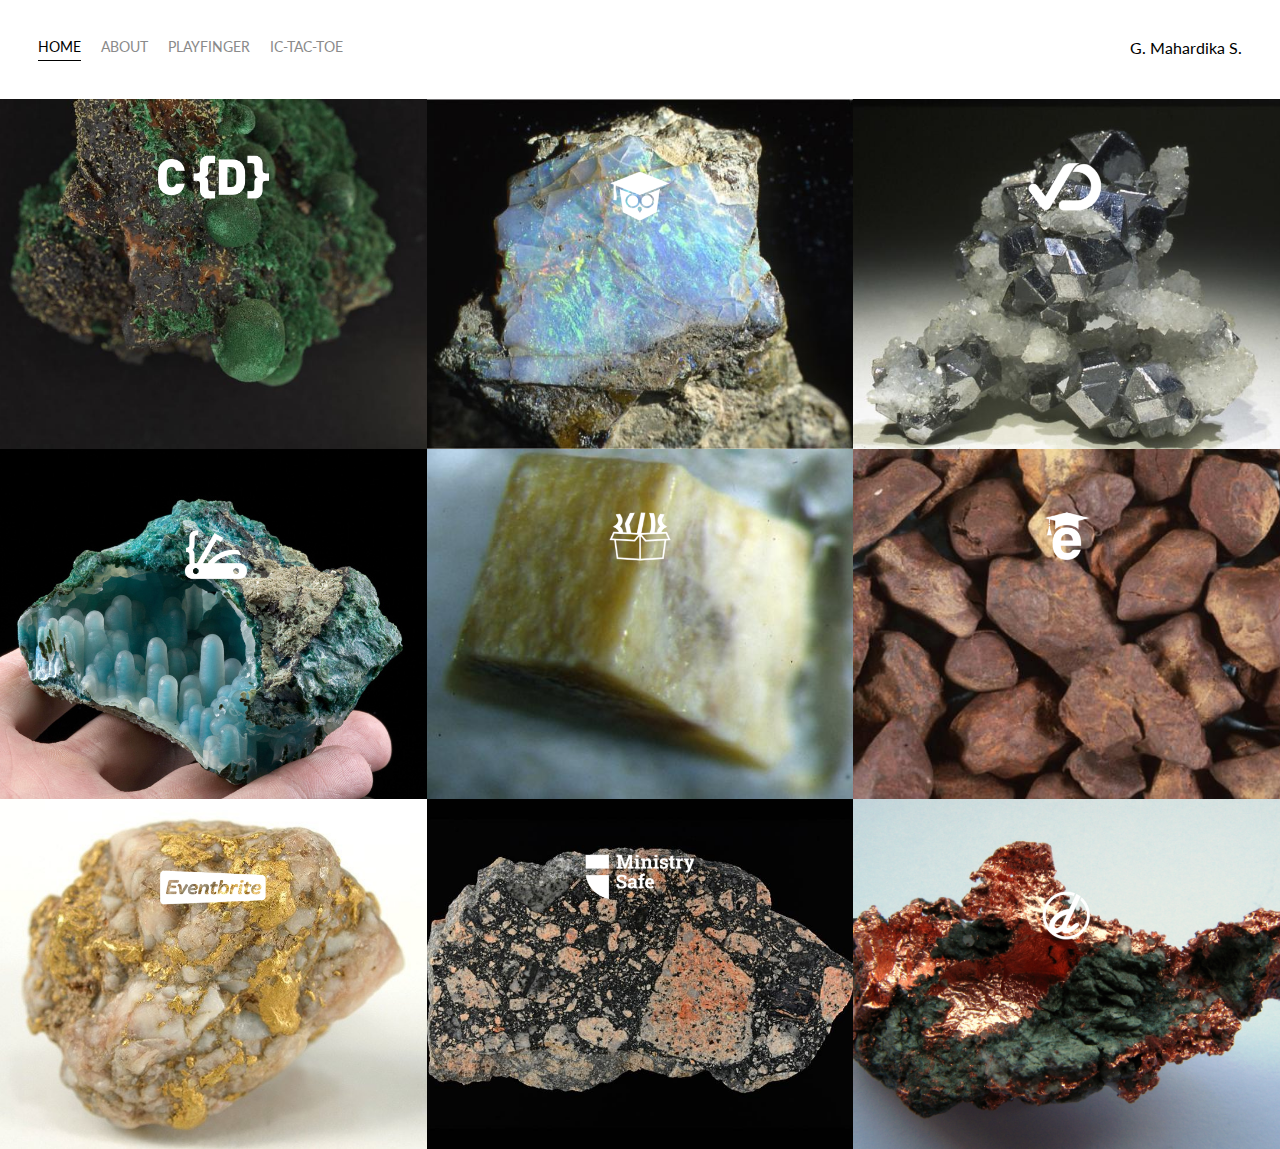
<file: index.html>
<!DOCTYPE html>
<html lang="en">
   <head>
      <meta charset="UTF-8">
      <link rel="stylesheet" href="styles.css" >
      <link href="https://fonts.googleapis.com/css?family=Lato&display=swap" rel="stylesheet">
      
      <title>Percobaan</title>
   </head>
   <body>
      <div class="container">
         <div class="nav-wrapper">
            <div class="left-side">

               <div class="nav-link-wrapper active-nav-link">
                  <a href="index.html">Home</a>
               </div>
               <div class="nav-link-wrapper">
                  <a href="about.html">About</a>
               </div>
               <div class="nav-link-wrapper">
                  <a href="./playFinger/playFinger.html">PlayFinger</a>
               </div>
               <div class="nav-link-wrapper">
                  <a href="./tic-tac-toe/tiga.html">ic-Tac-Toe</a>
               </div>
            </div>

            <div class="right-side">
               <div class="brand">
                  <div>G. Mahardika S.</div>
               </div>
            </div>

         </div>

         <div class="content-wrapper">
            <div class="portfolio-items-wrapper">
         <!-- --------------------------------- -->
               <div class="portfolio-item-wrapper">
                  <div class="portfolio-img-background" style='background-image:url(images/1-Malachite.jpg)'></div>
                  
                  <div class="img-text-wrapper">
                     <div class="logo-wrapper">
                        <img src="images/icons/1.crondose.png" alt="" >
                     </div>
                     <div class="subtitle">
                        Malachite adalah suatu mineral karbonat hidroksida tembaga, dengan rumus kimia Cu2CO3(OH)2. Mineral hijau buram ini terikat mengkristal dalam bentuk sistem kristal monoklin, dan seringkali bentuknya bergugus (botryoidal), dan berserat.
                     </div>
                  </div>
               </div>
               <!-- --------- -->
               <div class="portfolio-item-wrapper">
                  <div class="portfolio-img-background" style='background-image:url(images/2-opalQz.jpg)'></div>
                  
                  <div class="img-text-wrapper">
                     <div class="logo-wrapper">
                        <img src="images/icons/2.dailysmarty.png" alt="" >
                     </div>
                     <div class="subtitle">
                        Opal adalah bentuk amorfis dari silika yang berkaitan dengan kuarsa (bentuk mineraloid-nya, bukan mineral), 3% hingga 21% dari berat keseluruhannya berupa air, namun biasanya isinya antara 6% hingga 10%.
                     </div>
                  </div>
               </div>
               <!-- -------- -->
               <div class="portfolio-item-wrapper">
                  <div class="portfolio-img-background" style='background-image:url(images/3-galena.jpg)'></div>
                  
                  <div class="img-text-wrapper">
                     <div class="logo-wrapper">
                        <img src="images/icons/3.dashtrack.png" alt="" >
                     </div>
                     <div class="subtitle">
                        Galena atau galenit merupakan mineral berwarna abu-abu kebiruan dengan kilap logam yang tersusun atas senyawa Pbs. Mineral yang dapat ditemukan disekitar galena antara lain sphalerit, pirit dan kalkopirit.
                     </div>
                  </div>
               </div>
               <!-- ------------ -->
               <div class="portfolio-item-wrapper">
                  <div class="portfolio-img-background" style='background-image:url(images/4-ChalcedonyOnChrysocolla.jpg)'></div>
                  
                  <div class="img-text-wrapper">
                     <div class="logo-wrapper">
                        <img src="images/icons/4.devcamp.png" alt="" >
                     </div>
                     <div class="subtitle">
                        Chalcedony merupakan kristal dengan bentuk kriptokristalin dari silika, terdiri dari mineral kuarsa dan moganit. Struktur kimia dari chalcedony adalah SiO2.
                     </div>
                  </div>
               </div>
               <!-- ----------- -->
               <div class="portfolio-item-wrapper">
                  <div class="portfolio-img-background" style='background-image:url(images/5-simpsonite.jpg)'></div>
                  
                  <div class="img-text-wrapper">
                     <div class="logo-wrapper">
                        <img src="images/icons/5.devtrunk.png" alt="" >
                     </div>
                     <div class="subtitle">
                        Simpsonite memiliki formula of Al4(Ta,Nb)3O13(OH), memiliki mineral aksesoris pada tantalum-rich granite pegmatites; dan berasosiasi dengan tantalite, manganotantalite, microlite, tapiolite, beryl. 
                     </div>
                  </div>
               </div>
               <!-- ------------ -->
               <div class="portfolio-item-wrapper">
                  <div class="portfolio-img-background" style='background-image:url(images/6-meteorites.jpg)'></div>
                  
                  <div class="img-text-wrapper">
                     <div class="logo-wrapper">
                        <img src="images/icons/6.edutechional.png" alt="" >
                     </div>
                     <div class="subtitle">
                        Meteorit adalah batu meteor yang berhasil mencapai permukaan planet Bumi. Keris yang mendapat campuran meteorit biasanya ringan namun sangat kuat karena mengandung logam langka, seperti titanium.
                     </div>
                  </div>
               </div>
               <!-- --------------- -->
               <div class="portfolio-item-wrapper">
                  <div class="portfolio-img-background" style='background-image:url(images/7-gold.jpeg)'></div>
                  
                  <div class="img-text-wrapper">
                     <div class="logo-wrapper">
                        <img src="images/icons/7.eventbrite.png" alt="" >
                     </div>
                     <div class="subtitle">
                        Emas adalah unsur kimia dalam tabel periodik yang memiliki simbol Au (bahasa Latin: 'aurum') dan nomor atom 79. Sebuah logam transisi (trivalen dan univalen) yang lembek, mengkilap, kuning, berat, "malleable", dan "ductile".
                     </div>
                  </div>
               </div>
               <!-- -------------- -->

               <div class="portfolio-item-wrapper">
                  <div class="portfolio-img-background" style='background-image:url(images/8-breccia.jpg)'></div>
                  
                  <div class="img-text-wrapper">
                     <div class="logo-wrapper">
                        <img src="images/icons/8.ministry-safe.png" alt="" >
                     </div>
                     <div class="subtitle">
                        Breksi patahan atau breksi tektonik adalah breksi ( tipe batuan yang memiliki klas menyudut) yang terbentuk akibat gaya tektonik. Breksi patahan adalah tektonik yang terbentuk di zona lokal deformasi getas (zona patahan brittle deformation) di batuan.
                     </div>
                  </div>
               </div>
                  <!-- --------------- -->
               <div class="portfolio-item-wrapper">
                  <div class="portfolio-img-background" style='background-image:url(images/9-copper.jpg)'></div>
                  
                  <div class="img-text-wrapper">
                     <div class="logo-wrapper">
                        <img src="images/icons/9.open-devos.png" alt="" >
                     </div>
                     <div class="subtitle">
                        Tembaga adalah suatu unsur kimia dalam tabel periodik yang memiliki lambang Cu dan nomor atom 29. Lambangnya berasal dari bahasa Latin Cuprum.
                     </div>
                  </div>
               </div>
               <!-- ----------------- -->
            </div>
         </div>

      </div>
   </body>
   <script>
      // coool

      const portfolioItems=document.querySelectorAll(".portfolio-item-wrapper");

      portfolioItems.forEach(portfolioItemNew => {
         portfolioItemNew.addEventListener('mouseover',() => {
            // console.log(portfolioItemNew.childNodes[1].classList);
            portfolioItemNew.childNodes[1].classList.add('img-darken');
         })

         portfolioItemNew.addEventListener('mouseout',() => {
            // console.log(portfolioItemNew.childNodes[1].classList);
            portfolioItemNew.childNodes[1].classList.remove('img-darken');
         })

      })
      // coool
   </script>
</html>
</file>
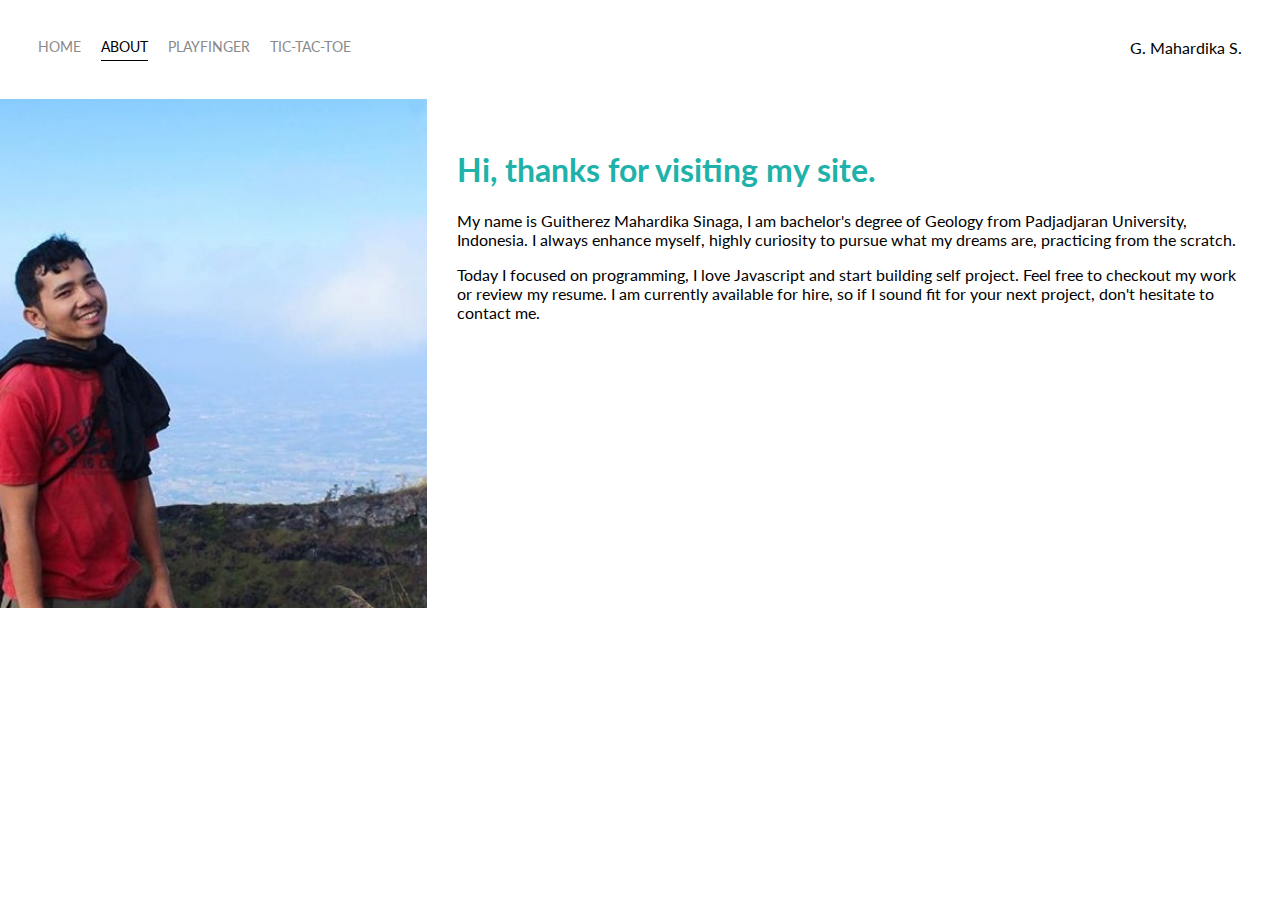
<file: about.html>
<!DOCTYPE html>
<html lang="en">
   <head>
      <meta charset="UTF-8">
      <link rel="stylesheet" href="styles.css" >
      <link href="https://fonts.googleapis.com/css?family=Lato&display=swap" rel="stylesheet">
      <title>About</title>
   </head>
   <body>
      <div class="container">
         <div class="nav-wrapper">
            <div class="left-side">

               <div class="nav-link-wrapper">
                  <a href="index.html">Home</a>
               </div>
               <div class="nav-link-wrapper active-nav-link">
                  <a href="about.html">About</a>
               </div>
               <div class="nav-link-wrapper">
                  <a href="./playFinger/playFinger.html">PlayFinger</a>
               </div>
               <div class="nav-link-wrapper">
                  <a href="./tic-tac-toe/tiga.html">Tic-Tac-Toe</a>
               </div>

            </div>

            <div class="right-side">
               <div class="brand">
                  <div>G. Mahardika S.</div>
               </div>
            </div>

         </div>

         <div class="content-wrapper">
            <div class="two-column-wrapper">
               <div class="profile-image-wrapper">
                  <img src="images/me.jpg" alt="guntur">
               </div>
               <div class="profile-content-wrapper">
                  <h1>Hi, thanks for visiting my site.</h1>
                  <p>My name is Guitherez Mahardika Sinaga, I am bachelor's degree of Geology from Padjadjaran University, Indonesia. I always enhance myself, highly curiosity to pursue what my dreams are, practicing from the scratch.</p>
                  <p>Today I focused on programming, I love Javascript and start building self project. Feel free to checkout my work or review my resume. I am currently available for hire, so if I sound fit for your next project, don't hesitate to contact me. </p>
               </div>
            </div>
         </div>

      </div>
   </body>
</html>
</file>
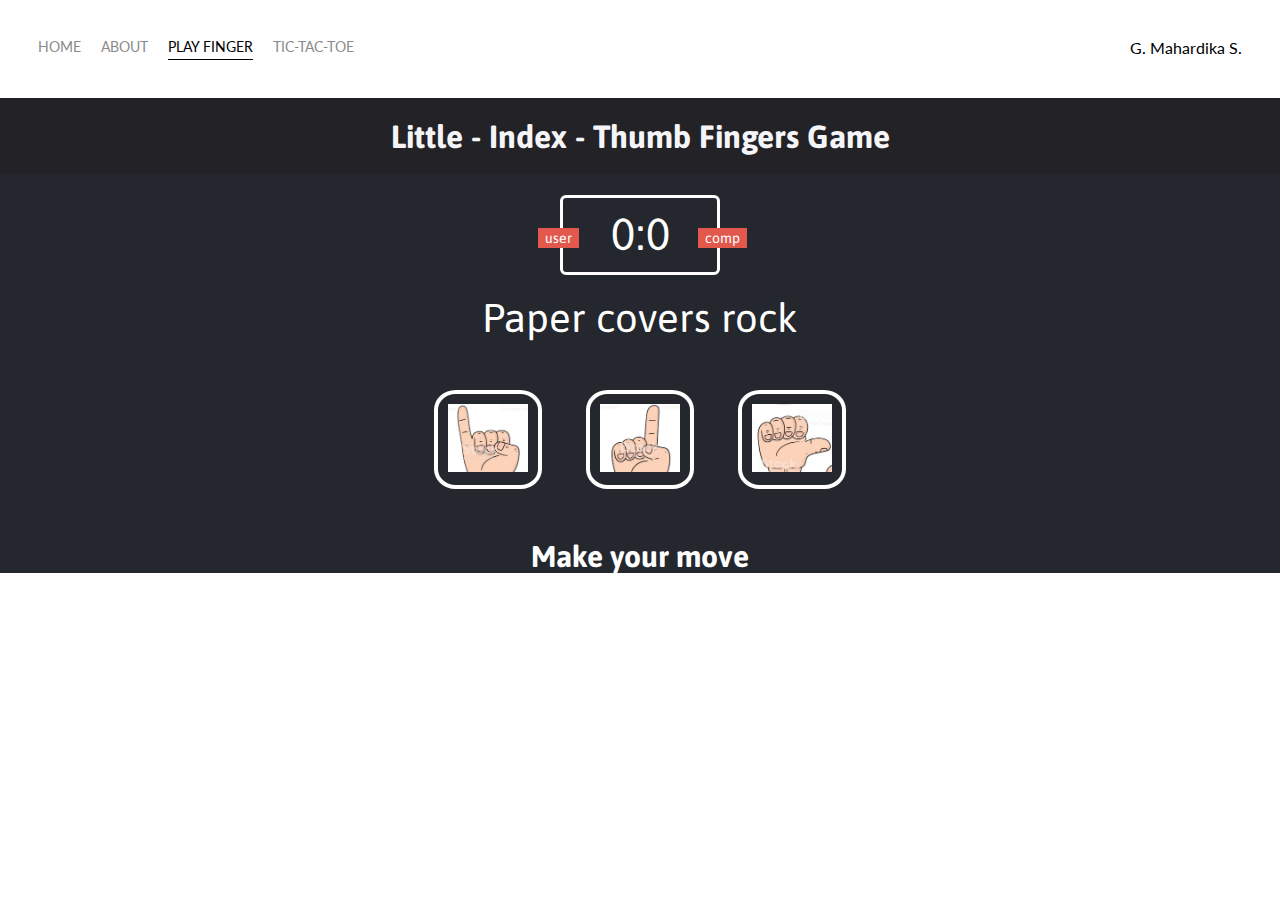
<file: playFinger/playFinger.html>
<!DOCTYPE html>
<html lang="en">
   <head>
      <meta charset="UTF-8">
      <link rel="stylesheet" href="../styles.css" >
      <link rel="stylesheet" href="playFinger.css">
      <link href="https://fonts.googleapis.com/css?family=Lato&display=swap" rel="stylesheet">
      <meta http-equiv="X-UA-Compatible" content="ie=edge">
      <meta name="viewport" content="width=device-width, initial-scale=1.0">
      <title>Play Finger</title>
   </head>
   
   <body>
      <div class="container">
         <div class="nav-wrapper">
            <div class="left-side">

               <div class="nav-link-wrapper">
                  <a href="../index.html">Home</a>
               </div>
               <div class="nav-link-wrapper">
                  <a href="../about.html">About</a>
               </div>
               <div class="nav-link-wrapper active-nav-link">
                  <a href="playFinger.html">Play Finger</a>
               </div>
               <div class="nav-link-wrapper">
                  <a href="../tic-tac-toe/tiga.html">Tic-Tac-Toe</a>
               </div>
            </div>

            <div class="right-side">
               <div class="brand">
                  <div>G. Mahardika S.</div>
               </div>
            </div>

         </div>

         <div class="content-wrapper" >
            <!-- content -->
            
            <div class="dark">

               <header>
                  <h1>Little - Index - Thumb Fingers Game</h1>
               </header>

               <div class="score-board">
                  <div id="user-label" class="badge">user</div>
                  <div id="computer-label" class="badge">comp</div>
                  <span id="user-score">0</span>:<span id="computer-score">0</span>
               </div>                                                               
   
               <div class="result">
                  <p>Paper covers rock</p>
               </div>
   
               <div class="choices">
                  <div class="choice" id="l">
                     <img src="littleF.png" alt="1" width="80px">
                  </div>
                  <div class="choice" id="i">
                     <img src="indexF.png" alt="2" width="80px">
                  </div>
                  <div class="choice" id="t">
                     <img src="thumbF.png" alt="3" width="80px">
                  </div>
                  
               </div>
   
               <p id="action-message">Make your move</p>
            </div>
            <script src="playFinger.js" charset="utf-8"></script>
            <!--  content  -->
         </div>

      </div>
   </body>
</html>
</file>
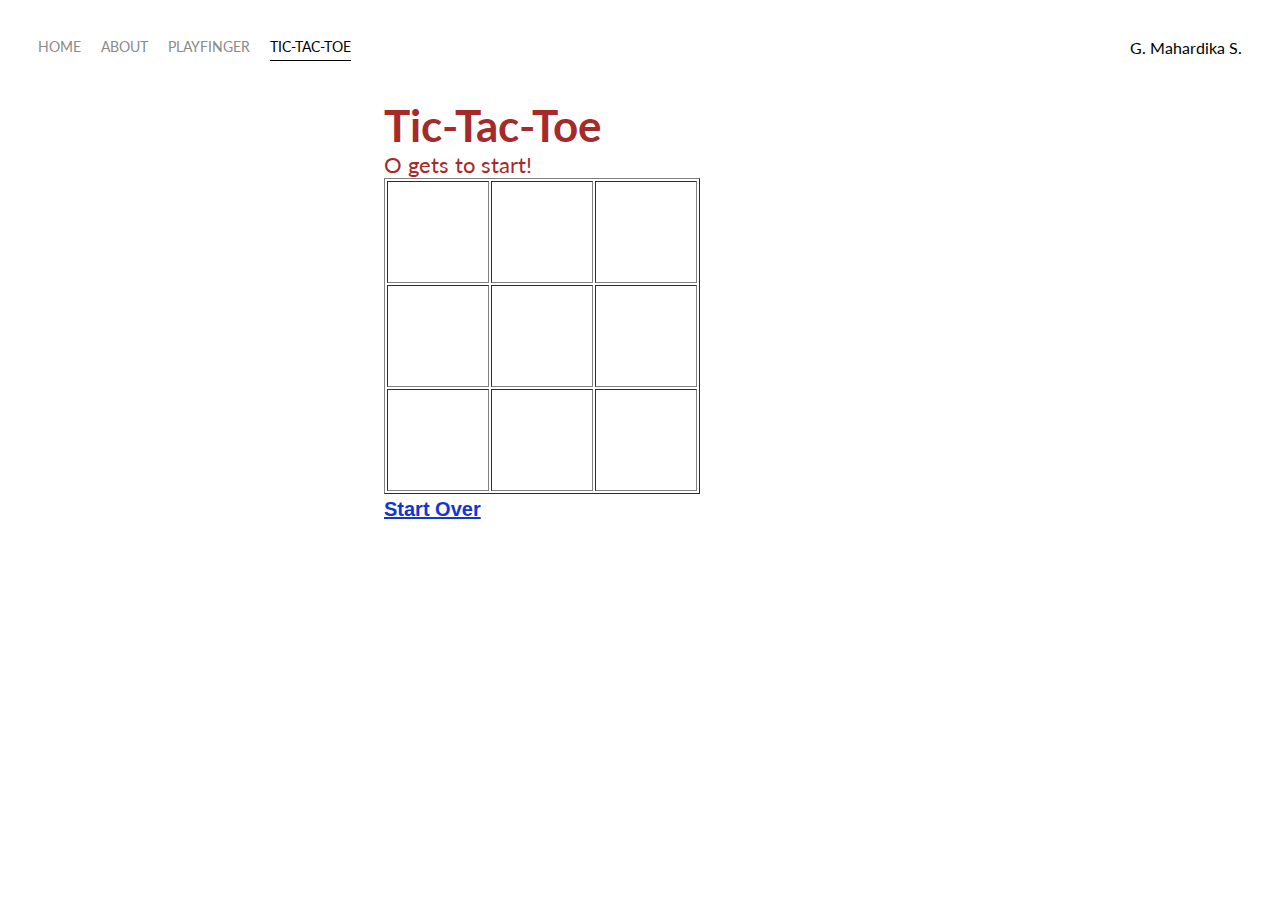
<file: tic-tac-toe/tiga.html>
<!DOCTYPE html>
<html lang="en">
   <head>
      <meta charset="UTF-8">
      <link rel="stylesheet" href="./ticTacToeStyle.css" >
      <link rel="stylesheet" href="../styles.css" >
      <link href="https://fonts.googleapis.com/css?family=Lato&display=swap" rel="stylesheet">
      
      <title>Percobaan</title>
   </head>
   <body onload="startGame()">
      <div class="container">
         <div class="nav-wrapper">
            <div class="left-side">

               <div class="nav-link-wrapper ">
                  <a href="../index.html">Home</a>
               </div>
               <div class="nav-link-wrapper">
                  <a href="../about.html">About</a>
               </div>
               <div class="nav-link-wrapper">
                  <a href="../playFinger/playFinger.html">PlayFinger</a>
               </div>
               <div class="nav-link-wrapper active-nav-link">
                  <a href="./tiga.html">Tic-Tac-Toe</a>
               </div>
            </div>

            <div class="right-side ">
               <div class="brand">
                  <div>G. Mahardika S.</div>
               </div>
            </div>

         </div>

         <div class="content-wrapper">
            <!--  -->
            <div class="centerTic">
                  <h1>Tic-Tac-Toe</h1>
               <div id="message">messages will go there</div>
               <table border="1">
                  <tr>
                        <td id="s1" class='squareTic' onclick="changeTableData(this)" ></td>
                        <td id="s2" class='squareTic' onclick="changeTableData(this)" ></td>
                        <td id="s3" class='squareTic' onclick="changeTableData(this)" ></td>
                  </tr>
                  <tr>
                        <td id="s4" class='squareTic' onclick="changeTableData(this)" ></td>
                        <td id="s5" class='squareTic' onclick="changeTableData(this)" ></td>
                        <td id="s6" class='squareTic' onclick="changeTableData(this)" ></td>
                  </tr>
                  <tr>
                        <td id="s7" class='squareTic' onclick="changeTableData(this)" ></td>
                        <td id="s8" class='squareTic' onclick="changeTableData(this)" ></td>
                        <td id="s9" class='squareTic' onclick="changeTableData(this)" ></td>
                  </tr>
               </table>
               <a style='font-size:20px; font-weight: bold; color: rgb(18, 53, 211); font-family: sans-serif' href="javascript:startGame();">Start Over</a>
            </div>
            
            <!--  -->
            <script src="ticTacToe.js" charset="utf-8"></script>
            <!--  -->
         </div>

      </div>
   </body>
</html>
</file>
<file: styles.css>
/* master */
body {
   font-family: "Lato", sans-serif;
   margin: 0;
}

.container {
   display: grid;
   grid-template-columns: 1fr;
}

/* nav styles */
.nav-wrapper {
   display: flex;
   justify-content: space-between;
   padding: 38px;
}

.left-side {
   display: flex;
}

.nav-wrapper > .left-side > div{
   margin-right: 20px;
   font-size: 0.9em;
   text-transform: uppercase;
}

.nav-link-wrapper {
   height: 22px;
   border-bottom: 1px solid transparent;
   /* transition: border-bootom 0.5s; */
}

.nav-link-wrapper a{
   color: #8a8a8a;
   text-decoration: none;
   transition: color 0.5s;
}

.nav-link-wrapper:hover {
   border-bottom: 1px, solid black;
}

.nav-link-wrapper a:hover {
   color: black;
}

.active-nav-link {
   border-bottom: 1px solid black;
}

.active-nav-link  a {
   color: black !important;
}

/* portfolio */
.portfolio-items-wrapper {
   display: grid;
   grid-template-columns: 1fr 1fr 1fr;
}

.portfolio-item-wrapper {
   position: relative;
}

.portfolio-img-background {
   height: 350px;
   width: 100%;
   background-size: cover;
   background-position: center;
   background-repeat: no-repeat;
}

.img-text-wrapper {
   position: absolute;
   top: 0;
   display: flex;
   flex-direction: column;
   justify-content: center;
   align-items: center;
   height: 100%;
   text-align: center;
   padding-left: 100px;
   padding-right: 100px;
}

.logo-wrapper img{
   width: 50%;
   margin-bottom: 20px;
}

/* selector? */
.img-text-wrapper .subtitle {
   transition: 1s;
   font-weight:  600;
   color: transparent;
}

.img-text-wrapper:hover .subtitle {
   font-weight:  600;
   color:rgb(76, 252, 6);
}

.img-darken {
   transition: 1s;
   filter: brightness(10%);
}

/* about page */
.two-column-wrapper {
   display: grid;
   grid-template-columns: 1fr 2fr;
}

.profile-image-wrapper img {
   width: 100%;
}

.profile-content-wrapper {
   padding: 30px;
}

.profile-content-wrapper h1 {
   color: lightseagreen;
}
</file>
<file: playFinger/playFinger.css>
@import url('https://fonts.googleapis.com/css?family=Asap&display=swap');

* {
   margin: 0;
   padding: 0;
   box-sizing: border-box;
}

.dark {
   background-color: #24272e;
}

header {
   background: #222227;
   padding: 20px;
}

header h1{
   color: #f5f5f8;
   text-align: center;
   font-weight: bold;
   font-family: Asap, sans-serif;
}

.score-board {
   margin: 20px auto;
   border: 3px solid white;
   border-radius: 6px;
   text-align: center;
   width: 160px;
   height: 80px;
   color: white;
   font-size: 45px;
   padding: 10px 20px;
   font-family: Asap, sans-serif;
   position: relative;
}

.badge {
   background: #E2584D;
   color: white;
   font-size: 14px;
   padding: 2px 7px;
   font-family: Asap, sans-serif;
}

#user-label {
   position: absolute;
   top: 30px;
   left: -25px;
}

#computer-label {
   position: absolute;
   top: 30px;
   right: -30px;
}

.result {
   font-size: 40px;
   color: white;
}

.result >p {
   text-align: center;
   font-family: Asap, sans-serif;
}

.choices {
   margin: 50px 0;
   text-align: center;
}

.choice {
   border: 4px solid white;
   border-radius: 20%;
   margin: 0 20px;
   padding: 10px;
   display: inline-block;
   transition: all 1s ease;
}

.choice:hover {
   cursor: pointer;
   background: rgb(150, 65, 65);
}

#action-message {
   text-align: center;
   color: white;
   font-family: Asap, sans-serif;
   font-weight: bold;
   font-size: 30px;
   margin-top: 10px;
}
</file>
<file: tic-tac-toe/ticTacToeStyle.css>
/* *{
   margin: 0;
   padding: 0;
}

.centerTic {
   margin-left: 30%;
   color: #a5512a;
   font-size: 22pt;
   
}
.squareTic {
   height: 100px;
   width: 100px;
   text-align: center;
   font-size: 34pt;
   font-weight: bold;
   font-family: Verdana;   
}


.squareTic:hover {
   background-color: rgb(158, 247, 217);
}
 */

* {
margin: 0;
padding: 0;
}

.centerTic {
   margin-left: 30%;
   color: brown;
   font-size: 22px;
}

.squareTic {
   height: 100px;
   width: 100px;
   text-align: center;
   font-size: 34px;
   font-weight: bold;
font-family: verdana;
}

.squareTic:hover {
   background-color: rgb(177, 247, 247)
}
</file>
